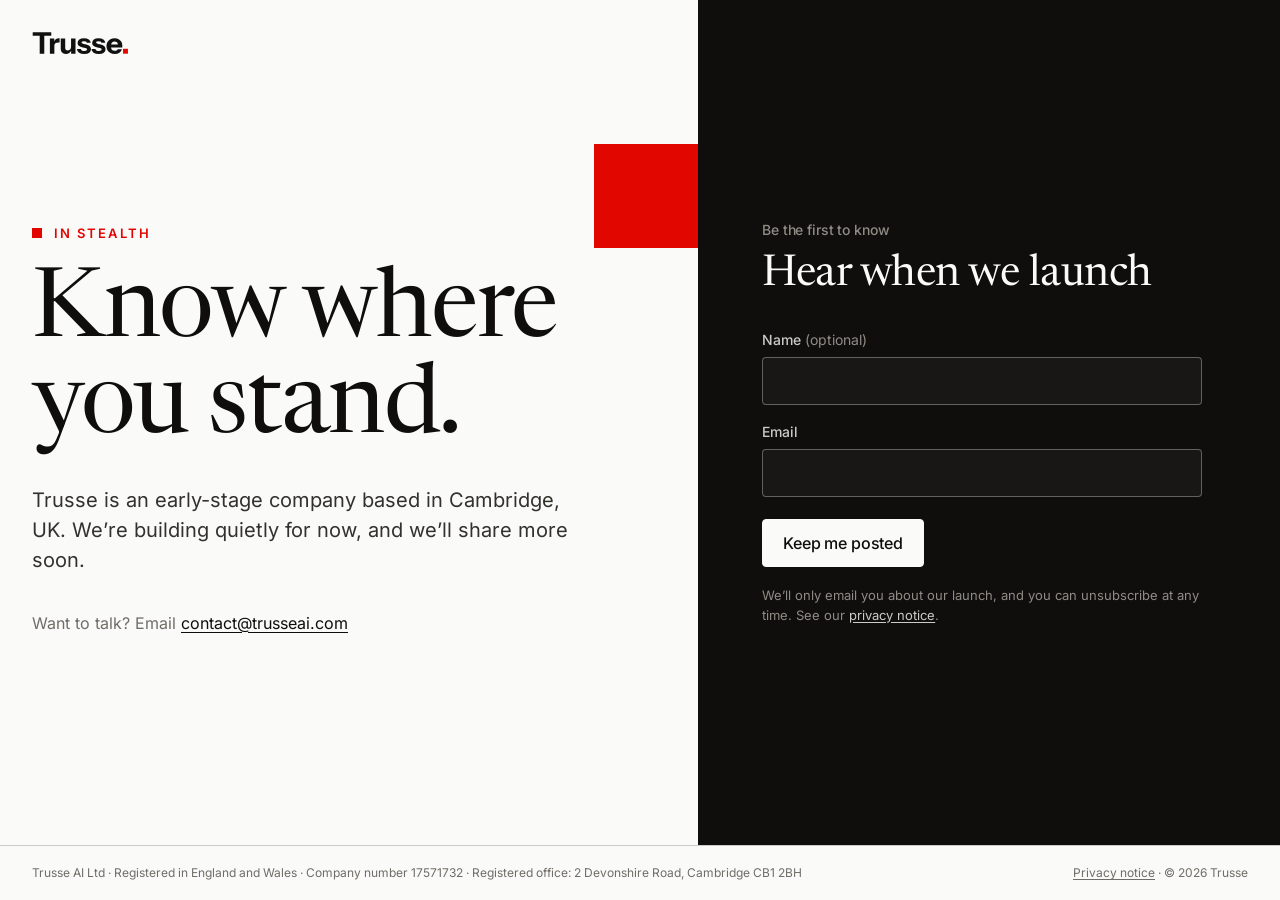
<file: index.html>
<!doctype html>
<html lang="en-GB">
<head>
<meta charset="utf-8">
<meta name="viewport" content="width=device-width, initial-scale=1">
<title>Trusse · In Stealth</title>
<meta name="description" content="Trusse is an early-stage company based in Cambridge, UK. We’re in stealth for now and will share more soon.">
<link rel="canonical" href="https://trusseai.com/">
<meta name="theme-color" content="#1F1D1A">
<link rel="icon" href="favicon.ico" sizes="32x32">
<link rel="icon" href="favicon.svg" type="image/svg+xml">
<link rel="apple-touch-icon" href="apple-touch-icon.png">
<link rel="manifest" href="site.webmanifest">
<meta property="og:type" content="website">
<meta property="og:site_name" content="Trusse">
<meta property="og:locale" content="en_GB">
<meta property="og:title" content="Trusse · Know where you stand">
<meta property="og:description" content="An early-stage company based in Cambridge, UK. In stealth for now.">
<meta property="og:url" content="https://trusseai.com/">
<meta property="og:image" content="https://trusseai.com/og-stealth.png">
<meta property="og:image:width" content="1200">
<meta property="og:image:height" content="630">
<meta property="og:image:alt" content="Trusse. In stealth. Know where you stand.">
<meta name="twitter:card" content="summary_large_image">
<link rel="preload" href="assets/fonts/newsreader-latin-opsz.woff2" as="font" type="font/woff2" crossorigin>
<link rel="preload" href="assets/fonts/inter-latin-wght.woff2" as="font" type="font/woff2" crossorigin>
<link rel="stylesheet" href="assets/css/site.css?v=7">
<link rel="stylesheet" href="assets/css/stealth.css?v=1">
<script type="application/ld+json">
{"@context":"https://schema.org","@type":"Organization","name":"Trusse","legalName":"Trusse AI Ltd","url":"https://trusseai.com/","logo":"https://trusseai.com/apple-touch-icon.png","description":"Early-stage company based in Cambridge, UK."}
</script>
</head>
<body class="stealth">
<a class="skip" href="#main">Skip to main content</a>

<main id="main" class="st" tabindex="-1">
  <div class="st__main">
    <a class="st__brand" href="./" aria-label="Trusse home"><img src="assets/img/logo-ink.svg" alt="Trusse" width="96" height="22"></a>
    <div class="st__body">
      <p class="st__label"><i aria-hidden="true"></i>In stealth</p>
      <h1 class="st__title">Know where you stand.</h1>
      <p class="st__sub">Trusse is an early-stage company based in Cambridge, UK. We’re building quietly for now, and we’ll share more soon.</p>
      <p class="st__contact">Want to talk? Email <a href="mailto:contact@trusseai.com">contact@trusseai.com</a></p>
    </div>
  </div>

  <section class="st__side dark" id="join" aria-labelledby="join-title">
    <div class="st__panel">
      <div id="st-form-wrap">
        <p class="t-label">Be the first to know</p>
        <h2 id="join-title">Hear when we launch</h2>
        <form class="st__form" id="st-form" action="https://docs.google.com/forms/d/e/1FAIpQLSfR7WRVRgq-YIoTctsi6JeVLrwIU5r92m4hNYVs_dOdbM7RpQ/formResponse" method="POST">
          <div class="field">
            <label for="st-name">Name <span class="st__opt">(optional)</span></label>
            <input class="input" id="st-name" name="entry.870584847" type="text" autocomplete="name" maxlength="100">
          </div>
          <div class="field">
            <label for="st-email">Email</label>
            <p class="st__error" id="st-error" role="alert" hidden></p>
            <input class="input" id="st-email" name="entry.1969885639" type="email" autocomplete="email" required maxlength="200" aria-describedby="st-error">
          </div>
          <input type="hidden" name="entry.1804294112" value="Yes (stealth page)">
          <div class="st__hp" aria-hidden="true"><label for="st-hp">Leave this empty</label><input id="st-hp" type="text" tabindex="-1" autocomplete="off"></div>
          <button class="btn btn--light" type="submit">Keep me posted</button>
          <p class="st__note">We’ll only email you about our launch, and you can unsubscribe at any time. See our <a href="privacy/">privacy notice</a>.</p>
        </form>
      </div>
      <div class="st__done" id="st-done" tabindex="-1" hidden>
        <p class="t-label">You’re on the list</p>
        <h2 id="st-done-title">Thank you</h2>
        <p class="st__done-text">We’ll email you when we launch.</p>
      </div>
    </div>
  </section>
</main>

<footer class="st__foot">
  <span>Trusse AI Ltd · Registered in England and Wales · Company number 17571732 · Registered office: 2 Devonshire Road, Cambridge CB1 2BH</span>
  <span><a href="privacy/">Privacy notice</a> · © 2026 Trusse</span>
</footer>

<script src="assets/js/stealth.js?v=1" defer></script>
</body>
</html>
</file>
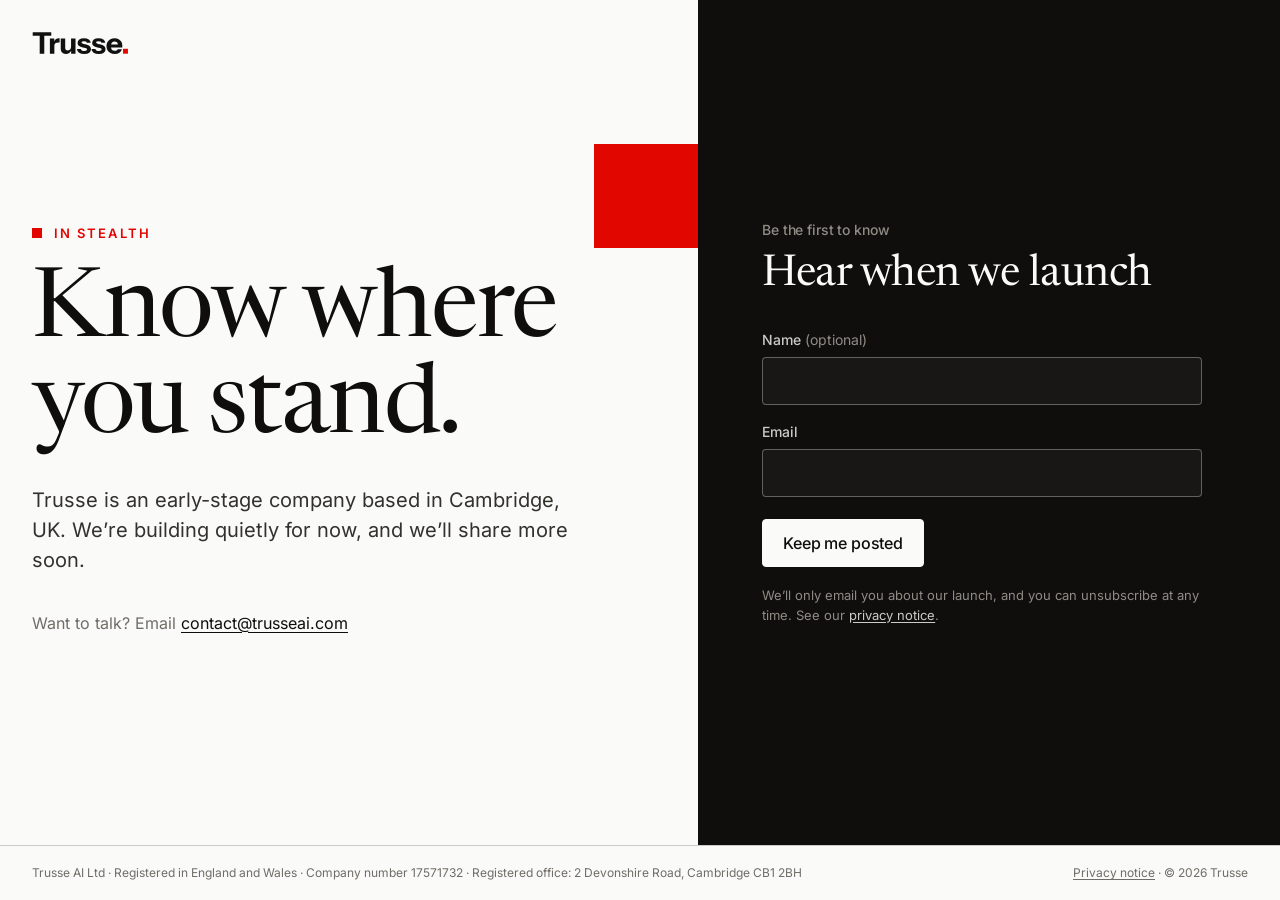
<file: about/index.html>
<!doctype html>
<html lang="en-GB">
<head>
<meta charset="utf-8">
<meta name="viewport" content="width=device-width, initial-scale=1">
<title>Trusse</title>
<meta name="robots" content="noindex">
<link rel="canonical" href="https://trusseai.com/">
<meta http-equiv="refresh" content="0; url=../">
</head>
<body>
<p><a href="../">Go to the Trusse home page</a></p>
</body>
</html>
</file>
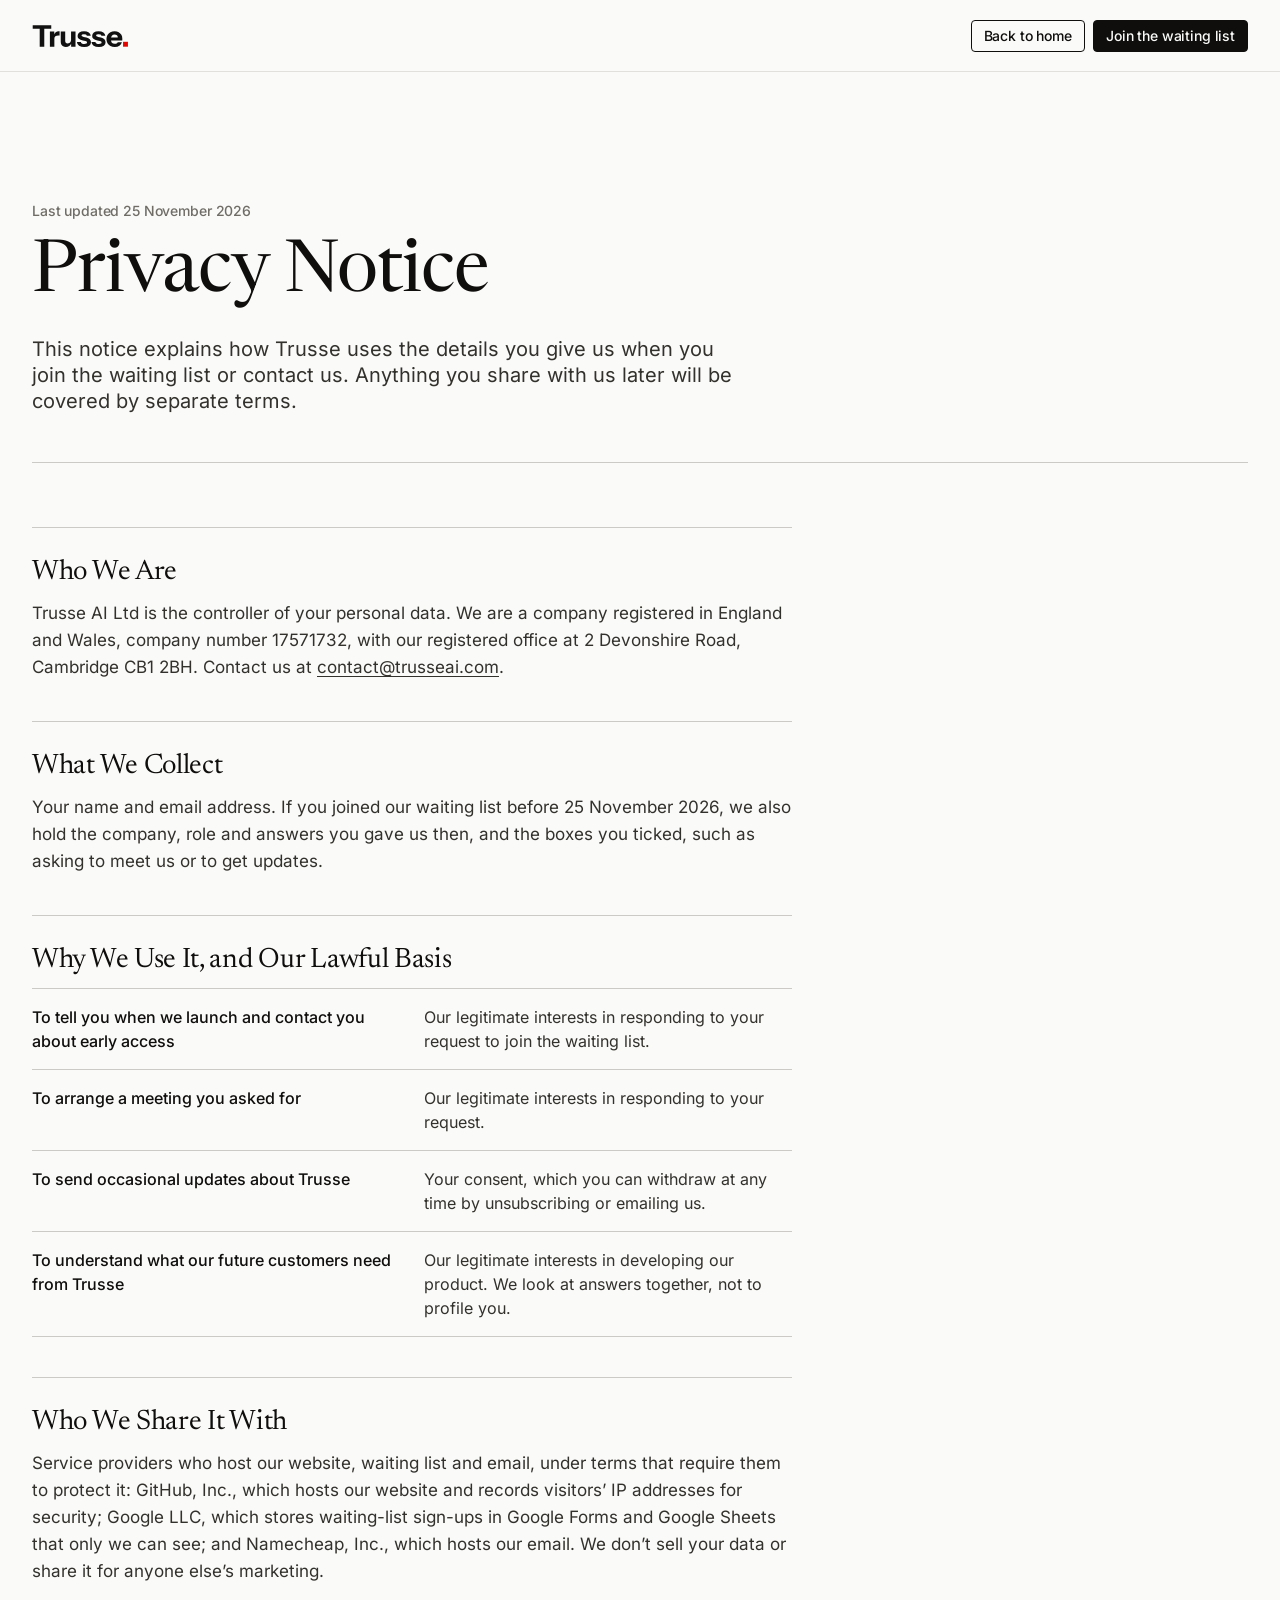
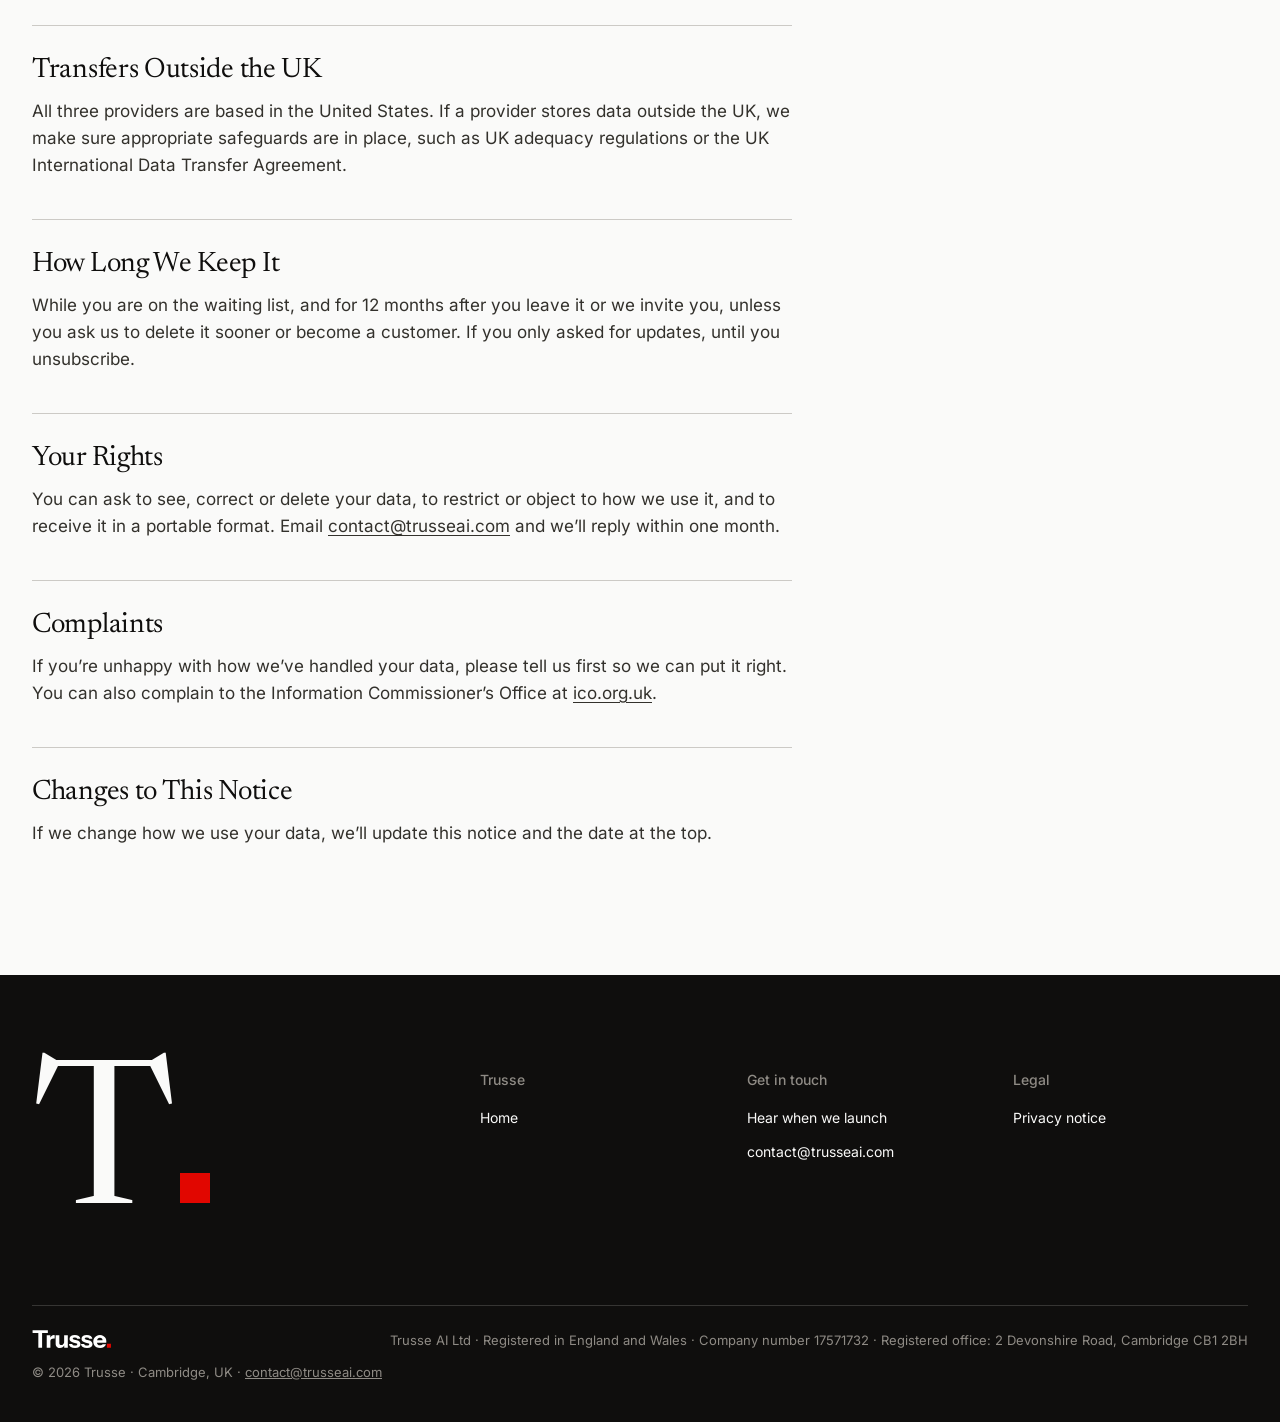
<file: privacy/index.html>
<!doctype html>
<html lang="en-GB">
<head>
<meta charset="utf-8">
<meta name="viewport" content="width=device-width, initial-scale=1">
<title>Privacy Notice · Trusse</title>
<meta name="description" content="How Trusse uses the details you give us when you join the waiting list or contact us.">
<link rel="canonical" href="https://trusseai.com/privacy/">
<meta name="theme-color" content="#1F1D1A">
<link rel="icon" href="../favicon.ico" sizes="32x32">
<link rel="icon" href="../favicon.svg" type="image/svg+xml">
<link rel="apple-touch-icon" href="../apple-touch-icon.png">
<meta property="og:type" content="website">
<meta property="og:site_name" content="Trusse">
<meta property="og:title" content="Privacy Notice · Trusse">
<meta property="og:description" content="How Trusse uses the details you give us when you join the waiting list or contact us.">
<meta property="og:image" content="https://trusseai.com/og-stealth.png">
<link rel="preload" href="../assets/fonts/newsreader-latin-opsz.woff2" as="font" type="font/woff2" crossorigin>
<link rel="stylesheet" href="../assets/css/site.css?v=2">
</head>
<body class="bar-closed">
<a class="skip" href="#main">Skip to main content</a>
<div class="site-top" id="site-top">
  <header class="nav nav--simple">
    <nav class="wrap nav__inner" aria-label="Main" style="justify-content:space-between">
      <a class="nav__brand" href="../index.html" aria-label="Trusse home">
        <img class="logo-ink" src="../assets/img/logo-ink.svg" alt="Trusse" width="96" height="22">
        <img class="logo-white" src="../assets/img/logo-white.svg" alt="Trusse" width="96" height="22">
      </a>
      <div class="nav__actions">
        <a class="btn btn--sm btn--outline" href="../index.html">Back to home</a>
        <a class="btn btn--sm" href="../index.html#join">Join the waiting list</a>
      </div>
    </nav>
  </header>
</div>
<main id="main" tabindex="-1" class="light">
  <div class="wrap">
    <div class="page-head">
      <p class="t-label">Last updated 25 November 2026</p>
      <h1 class="t-hero" style="margin-top:16px">Privacy Notice</h1>
      <p class="t-sub" style="margin-top:24px;max-width:720px">This notice explains how Trusse uses the details you give us when you join the waiting list or contact us. Anything you share with us later will be covered by separate terms.</p>
    </div>
    <div class="prose">
      <section><h2>Who We Are</h2><p>Trusse AI Ltd is the controller of your personal data. We are a company registered in England and Wales, company number 17571732, with our registered office at 2 Devonshire Road, Cambridge CB1 2BH. Contact us at <a href="mailto:contact@trusseai.com">contact@trusseai.com</a>.</p></section>
      <section><h2>What We Collect</h2><p>Your name and email address. If you joined our waiting list before 25 November 2026, we also hold the company, role and answers you gave us then, and the boxes you ticked, such as asking to meet us or to get updates.</p></section>
      <section><h2>Why We Use It, and Our Lawful Basis</h2>
        <dl class="basis">
          <div><dt>To tell you when we launch and contact you about early access</dt><dd>Our legitimate interests in responding to your request to join the waiting list.</dd></div>
          <div><dt>To arrange a meeting you asked for</dt><dd>Our legitimate interests in responding to your request.</dd></div>
          <div><dt>To send occasional updates about Trusse</dt><dd>Your consent, which you can withdraw at any time by unsubscribing or emailing us.</dd></div>
          <div><dt>To understand what our future customers need from Trusse</dt><dd>Our legitimate interests in developing our product. We look at answers together, not to profile you.</dd></div>
        </dl>
      </section>
      <section><h2>Who We Share It With</h2><p>Service providers who host our website, waiting list and email, under terms that require them to protect it: GitHub, Inc., which hosts our website and records visitors’ IP addresses for security; Google LLC, which stores waiting-list sign-ups in Google Forms and Google Sheets that only we can see; and Namecheap, Inc., which hosts our email. We don’t sell your data or share it for anyone else’s marketing.</p></section>
      <section><h2>Transfers Outside the UK</h2><p>All three providers are based in the United States. If a provider stores data outside the UK, we make sure appropriate safeguards are in place, such as UK adequacy regulations or the UK International Data Transfer Agreement.</p></section>
      <section><h2>How Long We Keep It</h2><p>While you are on the waiting list, and for 12 months after you leave it or we invite you, unless you ask us to delete it sooner or become a customer. If you only asked for updates, until you unsubscribe.</p></section>
      <section><h2>Your Rights</h2><p>You can ask to see, correct or delete your data, to restrict or object to how we use it, and to receive it in a portable format. Email <a href="mailto:contact@trusseai.com">contact@trusseai.com</a> and we’ll reply within one month.</p></section>
      <section><h2>Complaints</h2><p>If you’re unhappy with how we’ve handled your data, please tell us first so we can put it right. You can also complain to the Information Commissioner’s Office at <a href="https://ico.org.uk">ico.org.uk</a>.</p></section>
      <section><h2>Changes to This Notice</h2><p>If we change how we use your data, we’ll update this notice and the date at the top.</p></section>
    </div>
  </div>
</main>

<footer class="footer dark" data-theme="dark">
  <div class="wrap">
    <div class="footer__main" style="padding-top:96px">
      <div class="monogram" aria-hidden="true">T<i></i></div>
      <div class="footer__cols">
        <div><h2>Trusse</h2><ul><li><a href="../">Home</a></li></ul></div>
        <div><h2>Get in touch</h2><ul><li><a href="../#join">Hear when we launch</a></li><li><a href="mailto:contact@trusseai.com">contact@trusseai.com</a></li></ul></div>
        <div><h2>Legal</h2><ul><li><a href="../privacy/">Privacy notice</a></li></ul></div>
      </div>
    </div>
    <div class="footer__legal">
      <img src="../assets/img/logo-white.svg" alt="Trusse" width="79" height="18">
      <span>Trusse AI Ltd · Registered in England and Wales · Company number 17571732 · Registered office: 2 Devonshire Road, Cambridge CB1 2BH</span>
      <span>© 2026 Trusse · Cambridge, UK · <a href="mailto:contact@trusseai.com" style="color:inherit">contact@trusseai.com</a></span>
    </div>
  </div>
</footer>
<script src="../assets/js/site.js?v=2" defer></script>
</body>
</html>
</file>
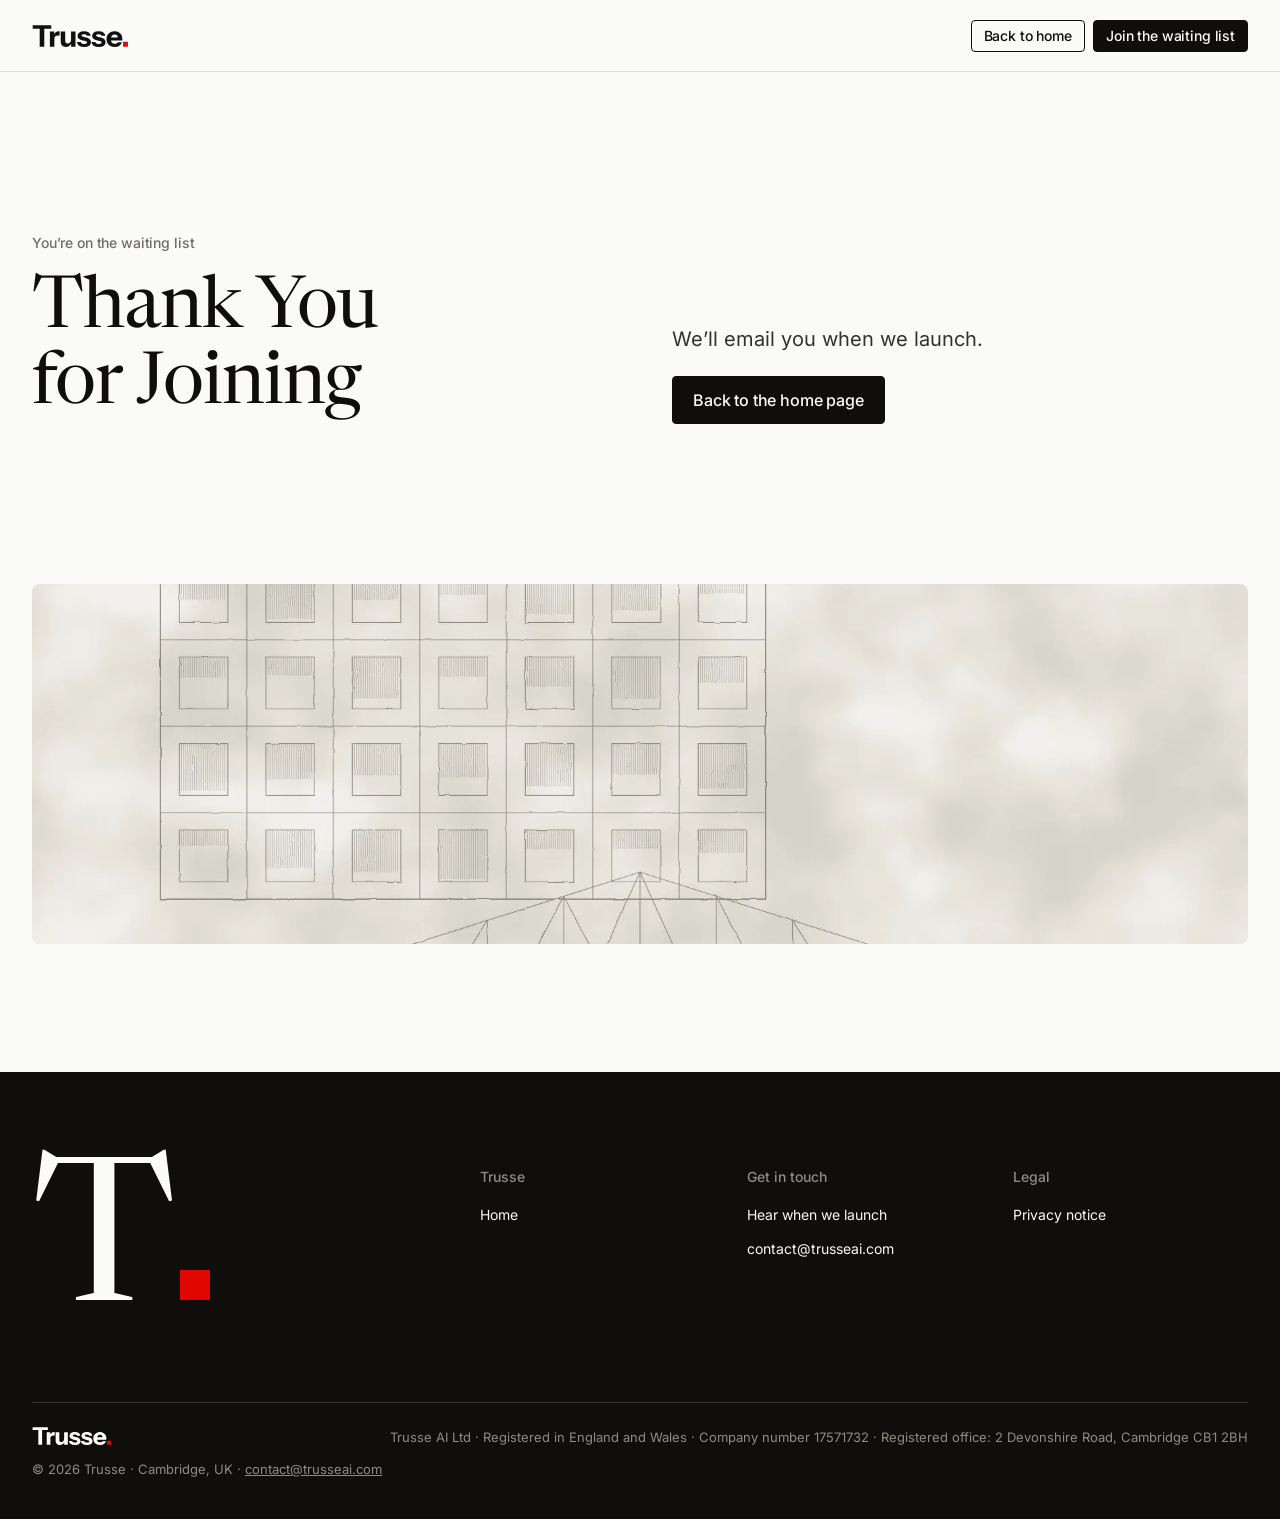
<file: thanks/index.html>
<!doctype html>
<html lang="en-GB">
<head>
<meta charset="utf-8">
<meta name="viewport" content="width=device-width, initial-scale=1">
<title>Thank You · Trusse</title>
<meta name="description" content="You are on the Trusse waiting list.">
<link rel="canonical" href="https://trusseai.com/thanks/">
<meta name="robots" content="noindex">
<meta name="theme-color" content="#1F1D1A">
<link rel="icon" href="../favicon.ico" sizes="32x32">
<link rel="icon" href="../favicon.svg" type="image/svg+xml">
<link rel="apple-touch-icon" href="../apple-touch-icon.png">
<meta property="og:type" content="website">
<meta property="og:site_name" content="Trusse">
<meta property="og:title" content="Thank You · Trusse">
<meta property="og:description" content="You are on the Trusse waiting list.">
<meta property="og:image" content="https://trusseai.com/og-stealth.png">
<link rel="preload" href="../assets/fonts/newsreader-latin-opsz.woff2" as="font" type="font/woff2" crossorigin>
<link rel="stylesheet" href="../assets/css/site.css?v=2">
</head>
<body class="bar-closed">
<a class="skip" href="#main">Skip to main content</a>
<div class="site-top" id="site-top">
  <header class="nav nav--simple">
    <nav class="wrap nav__inner" aria-label="Main" style="justify-content:space-between">
      <a class="nav__brand" href="../index.html" aria-label="Trusse home">
        <img class="logo-ink" src="../assets/img/logo-ink.svg" alt="Trusse" width="96" height="22">
        <img class="logo-white" src="../assets/img/logo-white.svg" alt="Trusse" width="96" height="22">
      </a>
      <div class="nav__actions">
        <a class="btn btn--sm btn--outline" href="../index.html">Back to home</a>
        <a class="btn btn--sm" href="../index.html#join">Join the waiting list</a>
      </div>
    </nav>
  </header>
</div>
<main id="main" tabindex="-1" class="light">
  <div class="wrap" style="padding-top:128px;padding-bottom:160px;display:grid;grid-template-columns:1fr 1fr;gap:64px;align-items:end" data-simple>
    <div style="display:flex;flex-direction:column;gap:20px">
      <p class="t-label">You’re on the waiting list</p>
      <h1 class="t-hero">Thank You for Joining</h1>
    </div>
    <div style="display:flex;flex-direction:column;gap:24px;align-items:flex-start">
      <p class="t-sub">We’ll email you when we launch.</p>
      <a class="btn" href="../index.html">Back to the home page</a>
    </div>
  </div>
  <div class="wrap" style="padding-bottom:128px"><div class="media tex-engraving" style="height:360px" role="img" aria-label="Engraved drawing of a building facade and a roof truss."></div></div>
</main>

<footer class="footer dark" data-theme="dark">
  <div class="wrap">
    <div class="footer__main" style="padding-top:96px">
      <div class="monogram" aria-hidden="true">T<i></i></div>
      <div class="footer__cols">
        <div><h2>Trusse</h2><ul><li><a href="../">Home</a></li></ul></div>
        <div><h2>Get in touch</h2><ul><li><a href="../#join">Hear when we launch</a></li><li><a href="mailto:contact@trusseai.com">contact@trusseai.com</a></li></ul></div>
        <div><h2>Legal</h2><ul><li><a href="../privacy/">Privacy notice</a></li></ul></div>
      </div>
    </div>
    <div class="footer__legal">
      <img src="../assets/img/logo-white.svg" alt="Trusse" width="79" height="18">
      <span>Trusse AI Ltd · Registered in England and Wales · Company number 17571732 · Registered office: 2 Devonshire Road, Cambridge CB1 2BH</span>
      <span>© 2026 Trusse · Cambridge, UK · <a href="mailto:contact@trusseai.com" style="color:inherit">contact@trusseai.com</a></span>
    </div>
  </div>
</footer>
<script src="../assets/js/site.js?v=2" defer></script>
</body>
</html>
</file>
<file: assets/css/site.css>
/* Trusse — editorial site. Fonts are self-hosted (SIL Open Font License, see assets/fonts/licences). */
@font-face{font-family:'Newsreader';font-style:normal;font-display:swap;font-weight:200 800;src:url(../fonts/newsreader-latin-opsz.woff2) format('woff2');unicode-range:U+0000-00FF,U+0131,U+0152-0153,U+02BB-02BC,U+02C6,U+02DA,U+02DC,U+0304,U+0308,U+0329,U+2000-206F,U+20AC,U+2122,U+2191,U+2193,U+2212,U+2215,U+FEFF,U+FFFD}
@font-face{font-family:'Inter';font-style:normal;font-display:swap;font-weight:100 900;src:url(../fonts/inter-latin-wght.woff2) format('woff2');unicode-range:U+0000-00FF,U+0131,U+0152-0153,U+02BB-02BC,U+02C6,U+02DA,U+02DC,U+0304,U+0308,U+0329,U+2000-206F,U+20AC,U+2122,U+2191,U+2193,U+2212,U+2215,U+FEFF,U+FFFD}

:root{
  --page:#FAFAF9; --soft:#F2F1F0; --ink:#0F0E0D; --charcoal:#1F1D1A; --body:#33312C;
  --mid:#706D66; --muted:#8F8B85; --hair:#CCCAC6; --hair-dark:rgba(250,250,249,.16); --red:#E10600;
  --serif:'Newsreader',Georgia,'Times New Roman',serif; --sans:'Inter',system-ui,-apple-system,'Segoe UI',Arial,sans-serif;
  --gutter:32px; --max:1728px; --bar-h:34px; --nav-h:72px; --top-h:calc(var(--bar-h) + var(--nav-h));
  --ease:cubic-bezier(.2,.7,.2,1);
}
*,*::before,*::after{box-sizing:border-box}
html{-webkit-text-size-adjust:100%;text-size-adjust:100%;scroll-behavior:smooth;scroll-padding-top:calc(var(--top-h) + 24px)}
body{margin:0;background:var(--page);color:var(--ink);font-family:var(--sans);font-size:16px;line-height:24px;-webkit-font-smoothing:antialiased;-moz-osx-font-smoothing:grayscale;padding-top:var(--top-h)}
body.bar-closed{--bar-h:0px}
img,svg{display:block;max-width:100%}
[hidden]{display:none !important}
h1,h2,h3,.t-cta{text-wrap:balance}
a{color:inherit}
h1,h2,h3,p,ol,ul,dl,dd,figure{margin:0}
ol,ul{padding:0;list-style:none}
button,input,select,textarea{font:inherit;color:inherit}
:focus-visible{outline:2px solid var(--red);outline-offset:3px;border-radius:2px}
.vh{position:absolute !important;width:1px;height:1px;margin:-1px;padding:0;border:0;overflow:hidden;clip:rect(0 0 0 0);clip-path:inset(50%);white-space:nowrap}
.skip{position:absolute;left:16px;top:-100px;z-index:200;background:var(--ink);color:var(--page);padding:10px 16px;border-radius:4px;font-weight:500;font-size:14px;text-decoration:none}
.skip:focus{top:12px}
.wrap{max-width:var(--max);margin:0 auto;padding:0 var(--gutter)}

/* Type */
.serif{font-family:var(--serif);font-weight:400;font-optical-sizing:auto}
.t-hero{font-family:var(--serif);font-weight:400;font-size:72px;line-height:76px;letter-spacing:-.9px}
.t-xl{font-family:var(--serif);font-weight:400;font-size:48px;line-height:50px;letter-spacing:-.48px}
.t-lg-serif{font-family:var(--serif);font-weight:400;font-size:32px;line-height:35px;letter-spacing:-.32px}
.t-lg-sans{font-family:var(--sans);font-weight:500;font-size:32px;line-height:35px;letter-spacing:-.32px}
.t-cta{font-family:var(--serif);font-weight:400;font-size:24px;line-height:25px;letter-spacing:-.24px}
.t-sub{font-size:20px;line-height:26px;color:var(--body)}
.t-label{font-size:14px;line-height:18px;font-weight:500;letter-spacing:-.14px;color:var(--mid)}
.t-body{font-size:16px;line-height:24px;color:var(--body)}
.dark .t-sub{color:var(--page)}
.dark .t-body{color:var(--hair)}
.dark .t-label{color:var(--muted)}
.badge{display:inline-flex;align-items:center;height:16px;padding:0 5px;border-radius:2px;background:var(--red);color:#fff;font-size:10px;line-height:1;font-weight:500;letter-spacing:.02em;text-transform:uppercase}

/* Buttons and links */
.btn{display:inline-flex;align-items:center;justify-content:center;gap:8px;height:48px;padding:0 20px;border-radius:4px;border:1px solid var(--ink);background:var(--ink);color:var(--page);font-size:16px;line-height:1;font-weight:500;letter-spacing:-.16px;text-decoration:none;cursor:pointer;transition:background-color .2s ease,color .2s ease,border-color .2s ease;white-space:nowrap}
.btn:hover{background:var(--charcoal);border-color:var(--charcoal)}
.btn--sm{height:32px;padding:0 12px;font-size:14px;letter-spacing:-.14px}
.btn--outline{background:transparent;color:var(--ink)}
.btn--outline:hover{background:var(--soft);border-color:var(--ink)}
.dark .btn{background:var(--page);border-color:var(--page);color:var(--ink)}
.dark .btn:hover{background:var(--hair);border-color:var(--hair)}
.dark .btn--outline{background:transparent;color:var(--page);border-color:var(--page)}
.dark .btn--outline:hover{background:rgba(250,250,249,.1)}
.btn--light{background:var(--page);border-color:var(--page);color:var(--ink)}
.btn--light:hover{background:var(--hair);border-color:var(--hair)}
.link{display:inline-flex;align-items:center;gap:6px;font-size:14px;line-height:18px;font-weight:500;letter-spacing:-.14px;text-decoration:underline;text-underline-offset:4px;text-decoration-thickness:1px}
.link:hover{text-decoration-thickness:2px}
.link--arrow{text-decoration:none}
.link--arrow:hover{text-decoration:underline}

/* Announcement bar + header (fixed, two layers) */
.site-top{position:fixed;top:0;left:0;right:0;z-index:100}
.bar{height:var(--bar-h);overflow:hidden;background:var(--ink);color:var(--page);font-size:13px;line-height:18px}
.bar__inner{position:relative;height:34px;display:flex;align-items:center;justify-content:center;gap:12px;padding:0 56px}
.bar__text{white-space:nowrap;overflow:hidden;text-overflow:ellipsis}
.bar__text--short{display:none}
.bar a{white-space:nowrap}
.bar a{color:var(--page);font-weight:500;text-underline-offset:3px}
.bar__close{position:absolute;right:12px;top:2px;width:30px;height:30px;display:grid;place-items:center;border:0;background:transparent;color:var(--page);cursor:pointer;border-radius:4px}
.bar__close:hover{background:rgba(250,250,249,.12)}
.nav{height:var(--nav-h);background:rgba(250,250,249,.72);-webkit-backdrop-filter:blur(16px);backdrop-filter:blur(16px);border-bottom:1px solid rgba(204,202,198,.55);transition:background-color .35s ease,border-color .35s ease,color .35s ease;color:var(--ink)}
.nav__inner{height:100%;display:flex;align-items:center;gap:40px}
.nav__brand{display:flex;flex:none}
.nav__brand img{height:22px;width:auto}
.nav__brand .logo-white{display:none}
.nav__links{display:flex;align-items:center;gap:28px;margin-right:auto}
.nav__links a{font-size:14px;line-height:18px;font-weight:500;letter-spacing:-.14px;text-decoration:none;padding:8px 0;color:inherit}
.nav__links a:hover{text-decoration:underline;text-underline-offset:6px}
.nav__actions{display:flex;align-items:center;gap:8px}
.nav__menu-btn{display:none;width:40px;height:40px;border:1px solid var(--hair);border-radius:4px;background:transparent;cursor:pointer;place-items:center}
.nav__menu-btn span{display:block;width:16px;height:1.5px;background:currentColor;box-shadow:0 -5px 0 currentColor,0 5px 0 currentColor}
.site-top.is-dark .nav{background:rgba(15,14,13,.78);border-bottom-color:var(--hair-dark);color:var(--page)}
.site-top.is-dark .nav__brand .logo-ink{display:none}
.site-top.is-dark .nav__brand .logo-white{display:block}
.site-top.is-dark .nav .btn{background:var(--page);border-color:var(--page);color:var(--ink)}
.site-top.is-dark .nav__menu-btn{border-color:var(--hair-dark)}

/* Mobile menu (full screen) */
.menu{position:fixed;inset:0;z-index:150;background:var(--ink);color:var(--page);display:flex;flex-direction:column;padding:20px var(--gutter) 32px}
.menu__top{display:flex;align-items:center;justify-content:space-between;height:40px}
.menu__top img{height:22px;width:auto}
.menu__close{width:40px;height:40px;border:1px solid var(--hair-dark);border-radius:4px;background:transparent;color:var(--page);cursor:pointer;display:grid;place-items:center}
.menu__links{margin-top:48px;display:flex;flex-direction:column}
.menu__links a{font-family:var(--serif);font-size:36px;line-height:44px;letter-spacing:-.4px;text-decoration:none;padding:12px 0;border-bottom:1px solid var(--hair-dark)}
.menu .btn{margin-top:auto}
body.menu-open{overflow:hidden}

/* Sections */
.section{padding:128px 0}
.section--tall{padding:160px 0}
.light{background:var(--page);color:var(--ink)}
.soft{background:var(--soft);color:var(--ink)}
.dark{background:var(--ink);color:var(--page)}
.hair{border:0;border-top:1px solid var(--hair);margin:0}
.dark .hair{border-top-color:var(--hair-dark)}

/* Hero */
.hero{padding:96px 0 32px}
.hero__top{display:grid;grid-template-columns:1fr 1fr;gap:64px;align-items:end;margin-bottom:64px}
.hero__title{max-width:6.2em;text-wrap:balance}
.hero__side{display:flex;flex-direction:column;align-items:flex-start;gap:24px;max-width:520px;justify-self:end;padding-bottom:6px}
.media{position:relative;overflow:hidden;border-radius:8px;background:var(--charcoal) center/cover no-repeat;isolation:isolate}
.media--hero{height:740px}
.media__shade{position:absolute;inset:0;background:linear-gradient(180deg,rgba(15,14,13,0) 55%,rgba(15,14,13,.28));pointer-events:none}
.tex-slate{background-image:url(../img/tex/wash-slate.webp)}
.tex-umber{background-image:url(../img/tex/wash-umber.webp)}
.tex-blueprint{background-image:url(../img/tex/blueprint.webp)}
.tex-stone{background-image:url(../img/tex/stone.webp)}
.tex-timber{background-image:url(../img/tex/timber.webp)}
.tex-steel{background-image:url(../img/tex/steel.webp)}
.tex-concrete{background-image:url(../img/tex/concrete.webp)}
.tex-engraving{background-image:url(../img/tex/engraving.webp)}

/* Interface mock-ups (black and white, cropped off the frame) */
.ui{position:absolute;background:#FFFFFF;color:var(--ink);border-radius:8px;box-shadow:0 30px 80px -30px rgba(0,0,0,.55);font-family:var(--sans);font-size:13px;line-height:18px;overflow:hidden}
.ui--hero{left:9%;top:88px;width:1180px;height:800px;transform-origin:top left}
.ui--sc{transform-origin:top left}
.ui__bar{height:40px;display:flex;align-items:center;gap:16px;padding:0 16px;border-bottom:1px solid #CCCAC6;font-size:12px;color:var(--mid)}
.ui__bar img{height:13px;width:auto}
.ui__crumb{color:var(--ink);font-weight:500}
.ui__body{display:grid}
.ui__side{border-right:1px solid #CCCAC6;padding:14px 10px;display:flex;flex-direction:column;gap:2px}
.ui__nav{padding:7px 10px;border-radius:4px;color:var(--body)}
.ui__nav.is-on{background:var(--soft);color:var(--ink);font-weight:500}
.ui__main{padding:22px 24px;display:flex;flex-direction:column;gap:18px;min-width:0}
.ui__h{font-size:18px;line-height:24px;font-weight:600;letter-spacing:-.2px}
.ui__meta{font-size:12px;color:var(--mid)}
.ui__kpis{display:grid;grid-template-columns:repeat(3,1fr);border:1px solid #CCCAC6;border-radius:6px}
.ui__kpi{padding:12px 14px;display:flex;flex-direction:column;gap:2px}
.ui__kpi + .ui__kpi{border-left:1px solid #CCCAC6}
.ui__kpi b{font-family:var(--serif);font-weight:400;font-size:30px;line-height:34px;letter-spacing:-.4px}
.ui__table{border:1px solid #CCCAC6;border-radius:6px;overflow:hidden}
.ui__row{display:grid;grid-template-columns:1.6fr 1.2fr .9fr .9fr;gap:12px;padding:10px 14px;align-items:center}
.ui__row + .ui__row{border-top:1px solid #CCCAC6}
.ui__row--head{font-size:11px;color:var(--mid);letter-spacing:.02em;text-transform:uppercase;background:#FAFAF9}
.tag{display:inline-flex;align-items:center;gap:6px;height:20px;padding:0 8px;border:1px solid #CCCAC6;border-radius:4px;font-size:11px;font-weight:500;white-space:nowrap;width:max-content}
.tag--ink{background:var(--ink);border-color:var(--ink);color:var(--page)}
.dot{width:6px;height:6px;border-radius:50%;background:var(--ink);flex:none}
.dot--red{background:var(--red)}
.ui__panel{border-left:1px solid #CCCAC6;padding:20px;display:flex;flex-direction:column;gap:12px;background:#FAFAF9}
.ui__clause{font-family:var(--serif);font-size:15px;line-height:22px;color:var(--body);padding:12px 14px;border-left:2px solid var(--ink);background:var(--soft);border-radius:0 4px 4px 0}
.ui__line{height:6px;border-radius:3px;background:#F2F1F0}
.ui__chat{display:flex;flex-direction:column;gap:12px}
.ui__q{align-self:flex-end;max-width:80%;background:var(--ink);color:var(--page);padding:10px 14px;border-radius:8px 8px 2px 8px;font-size:14px;line-height:20px}
.ui__a{max-width:88%;background:var(--soft);padding:12px 14px;border-radius:8px 8px 8px 2px;font-size:14px;line-height:21px;color:var(--body)}
.ui__date{display:grid;grid-template-columns:56px 1fr auto;gap:14px;align-items:center;padding:12px 14px}
.ui__date + .ui__date{border-top:1px solid #CCCAC6}
.ui__day{border:1px solid #CCCAC6;border-radius:6px;text-align:center;padding:6px 0;line-height:1}
.ui__day b{display:block;font-family:var(--serif);font-weight:400;font-size:22px}
.ui__day span{display:block;margin-top:3px;font-size:10px;color:var(--mid);letter-spacing:.06em}
.ui__field{border:1px solid #CCCAC6;border-radius:6px;padding:10px 12px;display:flex;flex-direction:column;gap:2px}
.ui__field span{font-size:11px;color:var(--mid)}

/* Problem */
.split-third{display:grid;grid-template-columns:1fr 2fr;gap:64px}
.problem__head{display:flex;flex-direction:column;gap:20px;max-width:520px}
.rows{border-top:1px solid var(--hair)}
.row{display:grid;grid-template-columns:1fr 1fr;gap:32px;align-items:end;padding:28px 0;border-bottom:1px solid var(--hair)}
.row dd{padding-bottom:12px}
.row__num{font-family:var(--serif);font-weight:400;font-size:72px;line-height:76px;letter-spacing:-.9px}
.row__num small{display:block;font-family:var(--sans);font-size:14px;line-height:18px;font-weight:500;letter-spacing:-.14px;color:var(--mid);margin-bottom:6px}
.sources{margin-top:24px;font-size:13px;line-height:20px;color:var(--mid);max-width:900px}

/* Product showcase */
.showcase__title{margin-bottom:64px}
.showcase{display:grid;grid-template-columns:1fr 2fr;column-gap:64px;align-items:start}
.sc-item{display:contents}
.sc-tab-wrap{grid-column:1;position:relative;border-top:1px solid var(--hair)}
.sc-progress{position:absolute;left:0;top:-1px;height:1px;width:0;background:var(--ink)}
.sc-tab{display:flex;align-items:center;justify-content:space-between;gap:16px;width:100%;padding:20px 0;border:0;background:transparent;cursor:pointer;text-align:left;font-family:var(--serif);font-size:28px;line-height:32px;letter-spacing:-.3px;color:var(--mid);transition:color .25s ease}
.sc-tab:hover,.sc-item.is-active .sc-tab{color:var(--ink)}
.sc-tab__num{font-family:var(--sans);font-size:12px;letter-spacing:.04em;color:var(--mid)}
.sc-desc{padding:0 0 24px;max-width:420px}
.sc-item:not(.is-active) .sc-desc{display:none}
.sc-media{grid-column:2;grid-row:1 / span 20;align-self:start;height:640px;opacity:0;visibility:hidden;transition:opacity .5s ease,visibility 0s linear .5s}
.sc-item.is-active .sc-media{opacity:1;visibility:visible;transition:opacity .5s ease}
.sc-controls{grid-column:1;display:flex;align-items:center;gap:12px;border-top:1px solid var(--hair);padding-top:20px}
.sc-pause{display:inline-flex;align-items:center;gap:8px;height:32px;padding:0 12px;border:1px solid var(--hair);border-radius:4px;background:transparent;cursor:pointer;font-size:13px;font-weight:500;color:var(--body)}
.sc-pause:hover{border-color:var(--ink);color:var(--ink)}

/* Trust and founders */
.trust__intro{display:grid;grid-template-columns:1fr 1fr;gap:64px;align-items:end;margin-bottom:64px}
.points{display:grid;grid-template-columns:repeat(3,1fr);gap:32px}
.point{border-top:1px solid var(--hair);padding-top:20px;display:flex;flex-direction:column;gap:10px}
.point h3{font-size:16px;line-height:22px;font-weight:500}
.founders{margin-top:128px;display:grid;grid-template-columns:1fr 2fr;gap:64px}
.founders__list{display:grid;grid-template-columns:1fr 1fr;gap:32px}
.founder{display:flex;flex-direction:column;gap:16px}
.about-strip{margin-top:96px;padding-top:28px;border-top:1px solid var(--hair);display:grid;grid-template-columns:1fr 2fr;gap:64px}
.about-strip__body{display:flex;flex-direction:column;align-items:flex-start;gap:20px;max-width:640px}
@media (max-width:960px){.about-strip{grid-template-columns:1fr;gap:16px;margin-top:72px}}
.leader{display:grid;grid-template-columns:120px 1fr;gap:24px;align-items:start;margin-top:8px}
.leader__photo{display:block;width:120px;height:120px;object-fit:cover;border-radius:8px;background:var(--soft)}
.leader__text{display:flex;flex-direction:column;gap:8px}
.leader__text h3{font-family:var(--serif);font-weight:400;font-size:24px;line-height:28px;letter-spacing:-.24px}
@media (max-width:560px){.leader{grid-template-columns:88px 1fr;gap:16px}.leader__photo{width:88px;height:88px}}
.founder__tile{position:relative;aspect-ratio:1/1;border-radius:8px;overflow:hidden;background-size:cover;background-position:center;display:grid;place-items:center}
.founder__tile span{font-family:var(--serif);font-size:96px;line-height:1;letter-spacing:-1.5px;color:var(--page)}
.founder__photo{display:block;width:100%;height:auto;aspect-ratio:1/1;object-fit:cover;border-radius:8px;background:var(--soft)}
.founder h3{font-family:var(--serif);font-weight:400;font-size:24px;line-height:28px;letter-spacing:-.24px}

/* Data (dark) */
.data{display:grid;grid-template-columns:1fr 1fr;gap:64px;align-items:start}
.data__left{display:flex;flex-direction:column;gap:24px;align-items:flex-start;max-width:520px}
.principles{border-top:1px solid var(--hair-dark)}
.principle{display:grid;grid-template-columns:40px 1fr auto;gap:20px;align-items:start;padding:24px 0;border-bottom:1px solid var(--hair-dark)}
.principle h3{font-size:16px;line-height:22px;font-weight:500;margin-bottom:4px}
.principle .link{color:var(--muted)}

/* Closing call to action + form (dark) */
.join{display:grid;grid-template-columns:1fr 1fr;gap:64px;align-items:start}
.join__left{display:flex;flex-direction:column;gap:24px;max-width:520px}
.join__notes{display:flex;flex-direction:column;border-top:1px solid var(--hair-dark)}
.join__notes p{padding:14px 0;border-bottom:1px solid var(--hair-dark);font-size:15px;line-height:22px;color:var(--hair)}
.form{display:flex;flex-direction:column;gap:20px}
.form__grid{display:grid;grid-template-columns:1fr 1fr;gap:20px}
.field{display:flex;flex-direction:column;gap:8px;min-width:0}
.field label,.field .label{font-size:14px;line-height:18px;font-weight:500;color:var(--page)}
.field .hint{font-size:13px;line-height:18px;color:var(--muted)}
.input{width:100%;min-height:48px;padding:12px 14px;border:1px solid rgba(250,250,249,.32);border-radius:4px;background:rgba(250,250,249,.04);color:var(--page);font-size:16px;line-height:22px;transition:border-color .2s ease}
.input:hover{border-color:rgba(250,250,249,.55)}
.input:focus-visible{outline:2px solid var(--red);outline-offset:1px;border-color:var(--page)}
textarea.input{resize:vertical;min-height:96px}
select.input{appearance:none;-webkit-appearance:none;background-image:linear-gradient(45deg,transparent 50%,#CCCAC6 50%),linear-gradient(135deg,#CCCAC6 50%,transparent 50%);background-position:calc(100% - 20px) 21px,calc(100% - 15px) 21px;background-size:5px 5px;background-repeat:no-repeat;padding-right:40px}
select.input option{color:var(--ink);background:#fff}
.input.is-invalid{border:2px solid var(--red)}
.field-error{display:flex;gap:8px;align-items:baseline;font-size:14px;line-height:20px;font-weight:500;color:var(--page)}
.field-error::before{content:"";width:8px;height:8px;background:var(--red);flex:none;align-self:center}
.checks{display:flex;flex-direction:column;gap:12px;padding:16px 0;border-top:1px solid var(--hair-dark);border-bottom:1px solid var(--hair-dark)}
.check{display:flex;gap:12px;align-items:flex-start;font-size:15px;line-height:22px;color:var(--hair);cursor:pointer}
.check input{width:20px;height:20px;margin:1px 0 0;flex:none;accent-color:var(--page)}
.form .btn{align-self:flex-start}
.form__small{font-size:13px;line-height:20px;color:var(--muted)}
.form__small a{color:var(--hair);text-underline-offset:3px}
.summary{border:2px solid var(--red);border-radius:4px;padding:20px;display:flex;flex-direction:column;gap:10px}
.summary h3{font-size:18px;line-height:24px;font-weight:600}
.summary ul{list-style:disc;padding-left:20px;display:flex;flex-direction:column;gap:6px}
.summary a{color:var(--page);font-weight:500;text-underline-offset:3px}
.submit-error{font-size:15px;line-height:22px;font-weight:500;color:var(--page);border-left:3px solid var(--red);padding-left:12px}
.done{display:flex;flex-direction:column;gap:16px;padding:32px 0;border-top:1px solid var(--hair-dark);border-bottom:1px solid var(--hair-dark)}
.done:focus{outline:none}
.done .t-xl:focus{outline:none}
.preview-note{font-size:13px;line-height:20px;color:var(--muted)}

/* Footer */
.footer{padding:0 0 40px}
.footer__cta{display:flex;align-items:center;justify-content:space-between;gap:24px;padding:48px 0;border-bottom:1px solid var(--hair-dark)}
.footer__main{display:grid;grid-template-columns:1fr 2fr;gap:64px;padding:64px 0}
.monogram{font-family:var(--serif);font-size:200px;line-height:.85;letter-spacing:-4px;color:var(--page);white-space:nowrap}
.monogram i{display:inline-block;width:.15em;height:.15em;background:var(--red);margin-left:.04em}
.footer__cols{display:grid;grid-template-columns:repeat(3,1fr);gap:32px}
.footer__cols h2{font-size:14px;line-height:18px;font-weight:500;color:var(--muted);margin-bottom:16px}
.footer__cols li + li{margin-top:10px}
.footer__cols a{font-size:14px;line-height:18px;text-decoration:none;color:var(--page)}
.footer__cols a:hover{text-decoration:underline;text-underline-offset:4px}
.footer__legal{display:flex;flex-wrap:wrap;justify-content:space-between;gap:12px;padding-top:24px;border-top:1px solid var(--hair-dark);font-size:13px;line-height:20px;color:var(--muted)}
.footer__legal img{height:18px;width:auto}

/* Simple pages (privacy, thanks, 404) */
.page-head{padding:96px 0 48px;border-bottom:1px solid var(--hair)}
.prose{max-width:760px;padding:64px 0 128px;display:flex;flex-direction:column;gap:40px}
.prose section{display:flex;flex-direction:column;gap:12px;padding-top:28px;border-top:1px solid var(--hair)}
.prose h2{font-family:var(--serif);font-weight:400;font-size:28px;line-height:32px;letter-spacing:-.3px}
.prose p{font-size:17px;line-height:27px;color:var(--body)}
.prose a{text-underline-offset:3px}
.basis{border-top:1px solid var(--hair)}
.basis div{display:grid;grid-template-columns:1fr 1fr;gap:6px 24px;padding:16px 0;border-bottom:1px solid var(--hair)}
.basis dt{font-size:16px;line-height:24px;font-weight:500}
.basis dd{font-size:16px;line-height:24px;color:var(--body)}

/* Scroll reveal (only applied by site.js, and never with reduced motion) */
.reveal{opacity:0;transform:translateY(16px);transition:opacity .55s ease-out,transform .55s ease-out}
.reveal.is-in{opacity:1;transform:none}

/* Responsive */
@media (max-width:1180px){
  .nav__links{gap:20px}
  .t-hero{font-size:60px;line-height:64px}
  .media--hero{height:600px}
  .sc-media{height:560px}
}
@media (max-width:960px){
  :root{--gutter:20px;--nav-h:64px}
  .nav__links,.nav__actions .btn{display:none}
  .nav__menu-btn{display:grid}
  .nav--simple .nav__actions .btn{display:inline-flex}
  .wrap[data-simple]{grid-template-columns:1fr !important;padding-top:72px !important;padding-bottom:96px !important;gap:32px !important}
  .page-head{padding:64px 0 40px}
  .nav__inner{justify-content:space-between}
  .section{padding:96px 0}
  .section--tall{padding:112px 0}
  .t-hero{font-size:48px;line-height:52px;letter-spacing:-.6px}
  .t-xl{font-size:38px;line-height:42px}
  .t-lg-sans,.t-lg-serif{font-size:28px;line-height:32px}
  .hero{padding:56px 0 24px}
  .hero__top,.split-third,.trust__intro,.founders,.data,.join,.footer__main{grid-template-columns:1fr;gap:32px}
  .hero__side{justify-self:start}
  .media--hero{height:520px}
  .ui--hero{left:24px;top:40px;transform:scale(.72)}
  .ui--sc{left:24px !important;top:32px !important;transform:scale(.68)}
  .row{grid-template-columns:1fr;gap:4px}
  .row dd{padding-bottom:0}
  .row__num{font-size:56px;line-height:60px}
  .points{grid-template-columns:1fr}
  .founders{margin-top:96px}
  .founders__list{grid-template-columns:1fr 1fr;gap:20px}
  .form__grid{grid-template-columns:1fr}
  .footer__cta{flex-direction:column;align-items:flex-start}
  .footer__cols{grid-template-columns:1fr 1fr}
  .monogram{font-size:140px}
  /* Product showcase becomes swipeable cards */
  .showcase{display:flex;gap:16px;overflow-x:auto;scroll-snap-type:x mandatory;scroll-padding:0 var(--gutter);margin:0 calc(-1 * var(--gutter));padding:0 var(--gutter) 8px;scrollbar-width:none}
  .showcase::-webkit-scrollbar{display:none}
  .sc-item{display:flex;flex-direction:column;flex:0 0 86%;scroll-snap-align:start;border-top:1px solid var(--hair)}
  .sc-tab-wrap{border:0 !important}
  .sc-progress,.sc-controls,.sc-tab__num{display:none}
  .sc-tab{color:var(--ink);cursor:default;padding:16px 0 8px;font-size:24px;line-height:28px}
  .sc-desc{display:block !important;padding:0 0 16px}
  .sc-media{opacity:1;visibility:visible;height:420px;order:3;align-self:stretch}
  .showcase__title{margin-bottom:32px}
}
@media (max-width:560px){
  .nav--simple .nav__actions .btn--outline{display:none}
  .founders__list{grid-template-columns:1fr}
  .bar__text{font-size:12px}
  .bar__text--long{display:none}
  .bar__text--short{display:inline}
  .bar__inner{padding:0 44px 0 12px;justify-content:flex-start}
  .media--hero{height:440px}
  .ui--hero{left:18px;top:28px;transform:scale(.56)}
  .ui--sc{transform:scale(.56)}
  .sc-media{height:380px}
}
@media (prefers-reduced-motion:reduce){
  html{scroll-behavior:auto}
  .reveal{opacity:1;transform:none;transition:none}
  .sc-media,.nav,.sc-tab,.btn{transition:none}
}
/* ---------- Photos, step picture and icons ---------- */
.photo-hero{background-image:linear-gradient(180deg,rgba(15,14,13,0),rgba(15,14,13,.18)),url("../img/photos/hero-nine-elms-1920.jpg");background-position:center 30%}
.credit{font-size:12px;letter-spacing:0;text-transform:none;color:var(--mid)}
.credit a{color:inherit;text-underline-offset:2px}
.photo{border-radius:8px;background:var(--charcoal) center/cover no-repeat}
.photo--problem{aspect-ratio:4/3;margin-top:12px;background-image:url("../img/photos/problem-site-worker-900.jpg");background-position:center 30%}
.meter{display:block;height:4px;margin-top:14px;background:var(--hair);border-radius:2px;overflow:hidden}
.meter i{display:block;height:100%;background:var(--red)}
.flow{display:grid;grid-template-columns:repeat(3,1fr);gap:0;counter-reset:step;max-width:640px;width:100%;justify-self:end}
.flow li{position:relative;display:flex;flex-direction:column;align-items:flex-start;gap:14px;padding-right:24px}
.flow li:not(:last-child)::after{content:"";position:absolute;left:64px;right:12px;top:28px;height:1px;background:var(--ink)}
.flow li:not(:last-child)::before{content:"";position:absolute;right:12px;top:24px;width:8px;height:8px;border-top:1px solid var(--ink);border-right:1px solid var(--ink);transform:rotate(45deg)}
.flow b{font-family:var(--serif);font-weight:400;font-size:24px;line-height:28px;letter-spacing:-.24px}
.flow__icon{display:grid;place-items:center;width:56px;height:56px;border-radius:50%;background:var(--page);border:1px solid var(--hair);color:var(--ink)}
.flow__icon--red{background:var(--ink);border-color:var(--ink);color:var(--page)}
.point__icon{display:grid;place-items:center;width:44px;height:44px;border-radius:8px;background:var(--page);border:1px solid var(--hair);color:var(--ink);margin-bottom:6px}
.band{position:relative;margin-top:96px;min-height:440px;border-radius:8px;overflow:hidden;display:flex;align-items:flex-end;background:var(--charcoal) center/cover no-repeat;background-image:linear-gradient(90deg,rgba(15,14,13,.72) 0%,rgba(15,14,13,.38) 45%,rgba(15,14,13,0) 70%),url("../img/photos/band-kings-cross-1920.jpg");background-position:center 35%;color:var(--page)}
.band__body{display:flex;flex-direction:column;align-items:flex-start;gap:20px;padding:48px;max-width:620px}
.band .t-label{color:var(--hair)}
.band__line{font-family:var(--serif);font-weight:400;font-size:40px;line-height:44px;letter-spacing:-.4px;text-wrap:balance;text-shadow:0 1px 14px rgba(15,14,13,.35)}
.band__credit{position:absolute;right:14px;bottom:10px;color:rgba(250,250,249,.8)}
@media (max-width:960px){
  .flow{justify-self:start}
  .band{min-height:380px}
  .band__body{padding:28px}
  .band__line{font-size:30px;line-height:34px}
}
@media (max-width:560px){
  .flow b{font-size:18px;line-height:22px}
  .flow__icon{width:48px;height:48px}
  .flow li{padding-right:12px}
  .flow li:not(:last-child)::after{left:56px;right:8px;top:24px}
  .flow li:not(:last-child)::before{right:8px;top:20px}
  .photo-hero{background-image:linear-gradient(180deg,rgba(15,14,13,0),rgba(15,14,13,.18)),url("../img/photos/hero-nine-elms-960.jpg")}
  .band__credit{top:10px;bottom:auto}
  .band__line{font-size:26px;line-height:30px}
  .band{align-items:flex-end;background-image:linear-gradient(0deg,rgba(15,14,13,.80) 0%,rgba(15,14,13,.30) 60%,rgba(15,14,13,0) 100%),url("../img/photos/band-kings-cross-960.jpg")}
}
</file>
<file: assets/css/stealth.css>
/* Stealth page: loaded after site.css, only on the stealth home page */
body.stealth{padding-top:0;min-height:100vh;min-height:100svh;display:flex;flex-direction:column;background:var(--page)}
.st{flex:1;display:grid;grid-template-columns:minmax(0,1.2fr) minmax(0,1fr)}
.st__main{position:relative;display:flex;flex-direction:column;padding:32px var(--gutter) 40px}
.st__brand{align-self:flex-start;display:block}
.st__brand img{display:block}
.st__body{margin:auto 0;max-width:680px;padding:72px 0}
.st__label{display:flex;align-items:center;gap:12px;font-size:13px;line-height:16px;font-weight:600;letter-spacing:.16em;text-transform:uppercase;color:var(--red)}
.st__label i{display:block;width:10px;height:10px;background:var(--red)}
.st__title{margin-top:24px;font-family:var(--serif);font-weight:400;font-size:96px;line-height:96px;letter-spacing:-1.4px;color:var(--ink);text-wrap:balance}
.st__sub{margin-top:28px;max-width:540px;font-size:20px;line-height:30px;color:var(--body)}
.st__contact{margin-top:36px;font-size:16px;line-height:24px;color:var(--mid)}
.st__contact a{color:var(--ink);text-underline-offset:3px}
.st__side{position:relative;display:flex;align-items:center;padding:72px clamp(28px,5vw,88px)}
.st__side::before{content:"";position:absolute;left:-104px;top:clamp(96px,16vh,168px);width:104px;height:104px;background:var(--red)}
.st__panel{width:100%;max-width:440px}
.st__side .t-label{color:var(--muted)}
.st__side h2{margin-top:12px;font-family:var(--serif);font-weight:400;font-size:44px;line-height:48px;letter-spacing:-.5px;color:var(--page)}
.st__form{display:flex;flex-direction:column;gap:18px;margin-top:32px}
.st__form label{font-size:14px;line-height:18px;font-weight:500;color:var(--hair)}
.st__opt{color:var(--muted);font-weight:400}
.st__form .btn{align-self:flex-start;margin-top:4px}
.st__error{font-size:14px;line-height:20px;font-weight:500;color:#FF9A8F}
.st__note{font-size:13px;line-height:20px;color:var(--muted)}
.st__note a{color:var(--hair);text-underline-offset:2px}
.st__hp{position:absolute;left:-9999px;width:1px;height:1px;overflow:hidden}
.st__done:focus{outline:none}
.st__done-text{margin-top:16px;font-size:18px;line-height:28px;color:var(--hair)}
.st__foot{display:flex;flex-wrap:wrap;justify-content:space-between;gap:8px 24px;padding:18px var(--gutter);border-top:1px solid var(--hair);font-size:12px;line-height:18px;color:var(--mid)}
.st__foot a{color:inherit;text-underline-offset:2px}
@media (max-width:1180px){
  .st__title{font-size:72px;line-height:76px;letter-spacing:-1px}
}
@media (max-width:960px){
  .st{grid-template-columns:1fr}
  .st__body{padding:56px 0 64px}
  .st__title{font-size:60px;line-height:64px;letter-spacing:-.8px}
  .st__side{padding:64px var(--gutter) 56px}
  .st__side::before{left:var(--gutter);top:-32px;width:64px;height:64px}
}
@media (max-width:560px){
  .st__main{padding:24px var(--gutter) 8px}
  .st__body{padding:48px 0 56px}
  .st__title{font-size:46px;line-height:50px;letter-spacing:-.6px}
  .st__sub{font-size:18px;line-height:27px}
  .st__side h2{font-size:34px;line-height:38px}
}
</file>
